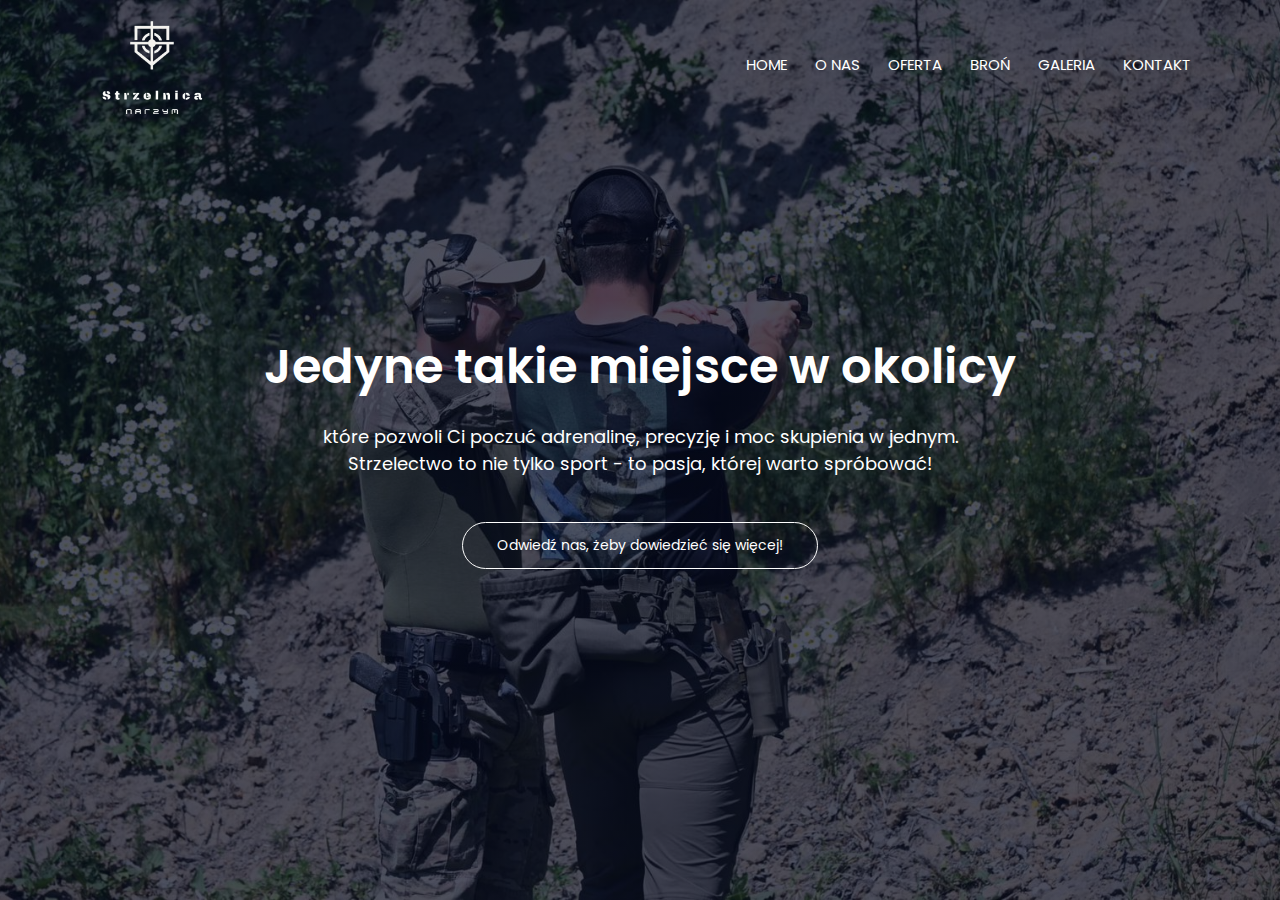
<file: index.html>
<!DOCTYPE html>
<html lang="pl">
  <head>
    <meta charset="UTF-8" />
    <meta name="viewport" content="width=device-width, initial-scale=1.0" />
    <title>Strzelnica Narzym</title>
    <link rel="stylesheet" href="index.css" />
    <link rel="preconnect" href="https://fonts.googleapis.com" />
    <link rel="preconnect" href="https://fonts.gstatic.com" crossorigin />
    <link
      href="https://fonts.googleapis.com/css2?family=Poppins:wght@300;400;600&display=swap"
      rel="stylesheet"
    />
    <!-- Font Awesome -->
    <link
      rel="stylesheet"
      href="https://cdnjs.cloudflare.com/ajax/libs/font-awesome/6.6.0/css/all.min.css"
    />
  </head>
  <body>
    <section class="header">
      <br />
      <nav>
        <a href="index.html"><img src="images/logo.png" alt="Logo" /></a>
        <div class="nav-links" id="navLinks">
          <i class="fa fa-times" onclick="hideMenu()"></i>
          <ul>
            <li><a href="index.html">HOME</a></li>
            <li><a href="nas.html">O NAS</a></li>
            <li><a href="oferta.html">OFERTA</a></li>
            <li><a href="bron.html">BROŃ</a></li>
            <li><a href="galeria.html">GALERIA</a></li>
            <li><a href="kontakt.html">KONTAKT</a></li>
          </ul>
        </div>
        <i class="fa fa-bars" onclick="showMenu()"></i>
      </nav>

      <div class="text-box">
        <h1>Jedyne takie miejsce w okolicy</h1>
        <p>
          które pozwoli Ci poczuć adrenalinę, precyzję i moc skupienia w
          jednym.<br />
          Strzelectwo to nie tylko sport - to pasja, której warto spróbować!
        </p>
        <br />
        <a
          href="https://www.instagram.com/explore/locations/507923389071429/strzelnica-narzym/"
          class="hero-btn"
          >Odwiedź nas, żeby dowiedzieć się więcej!</a
        >
      </div>
    </section>

    <script>
      let navLinks = document.getElementById("navLinks");
      let body = document.body;

      function showMenu() {
        navLinks.style.right = "0";
        body.classList.add("menu-open");
      }
      function hideMenu() {
        navLinks.style.right = "-200px";
        body.classList.remove("menu-open");
      }
    </script>
  </body>
</html>
</file>
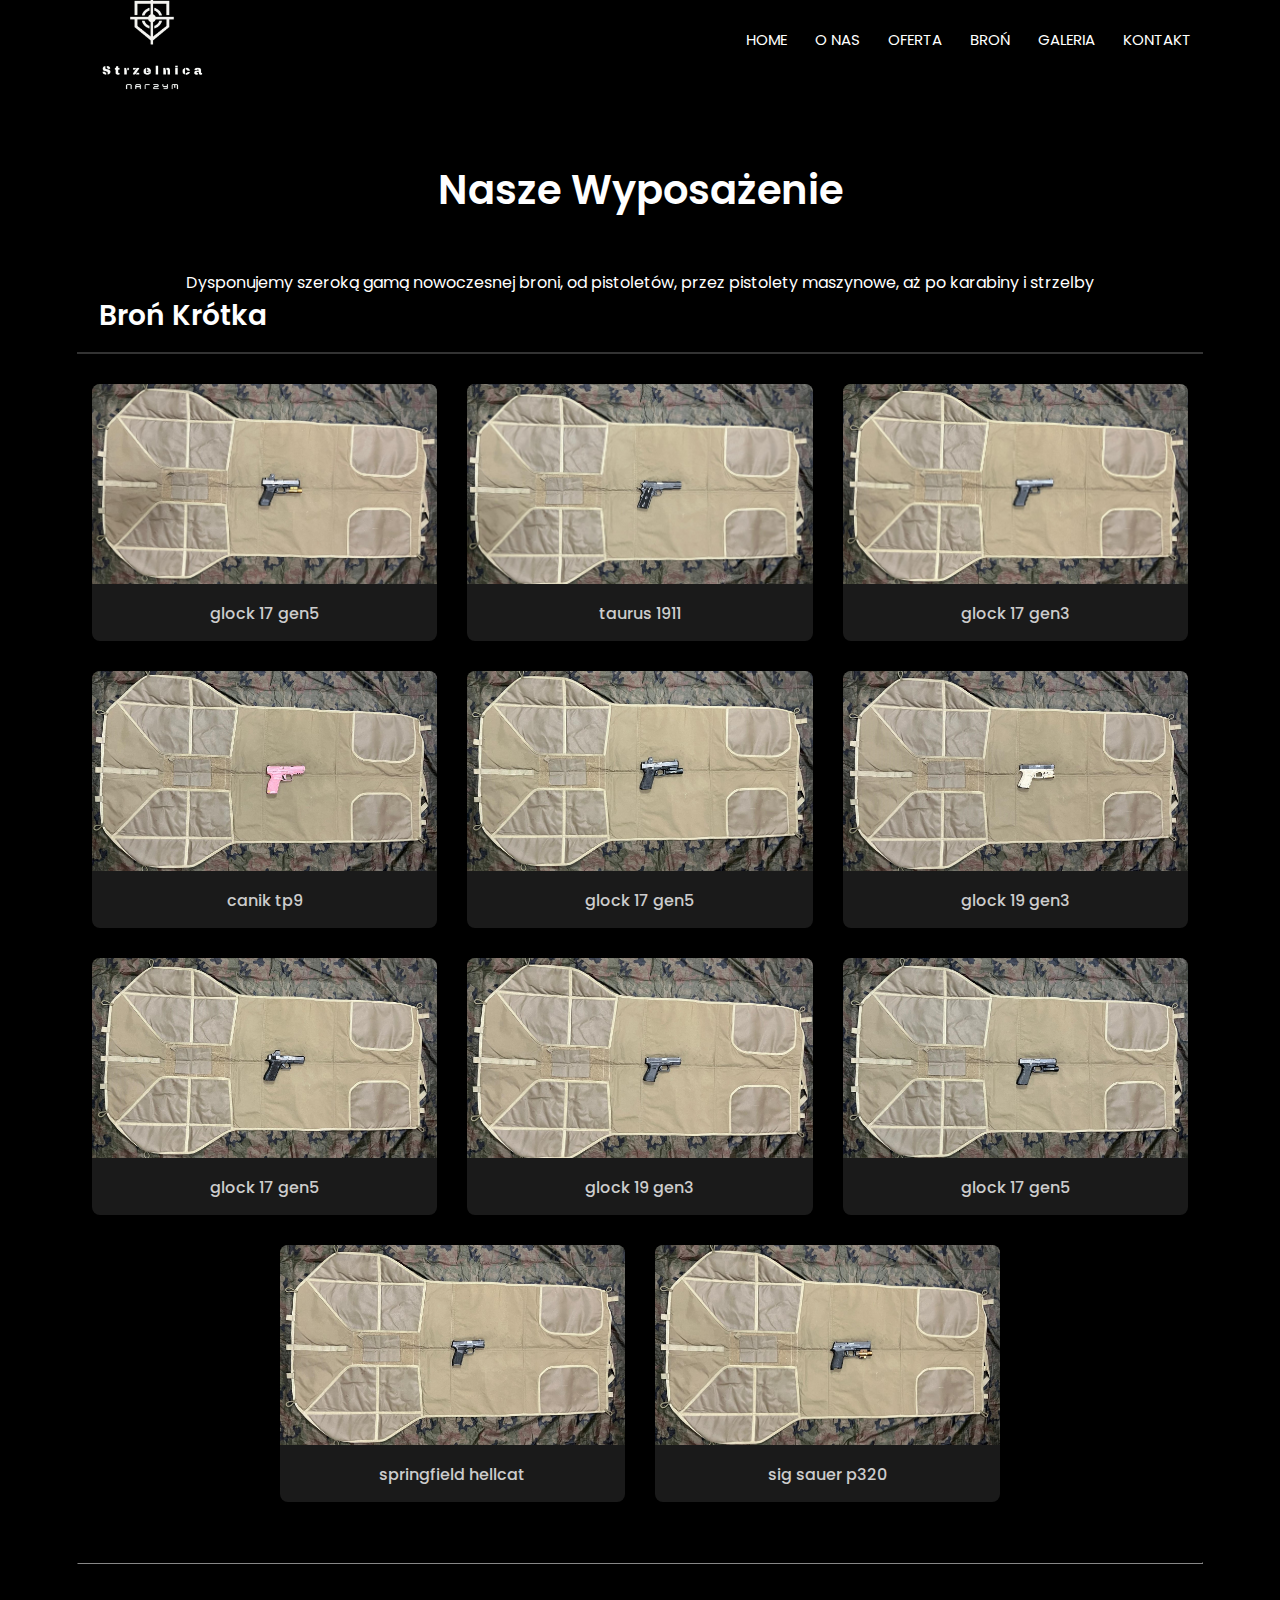
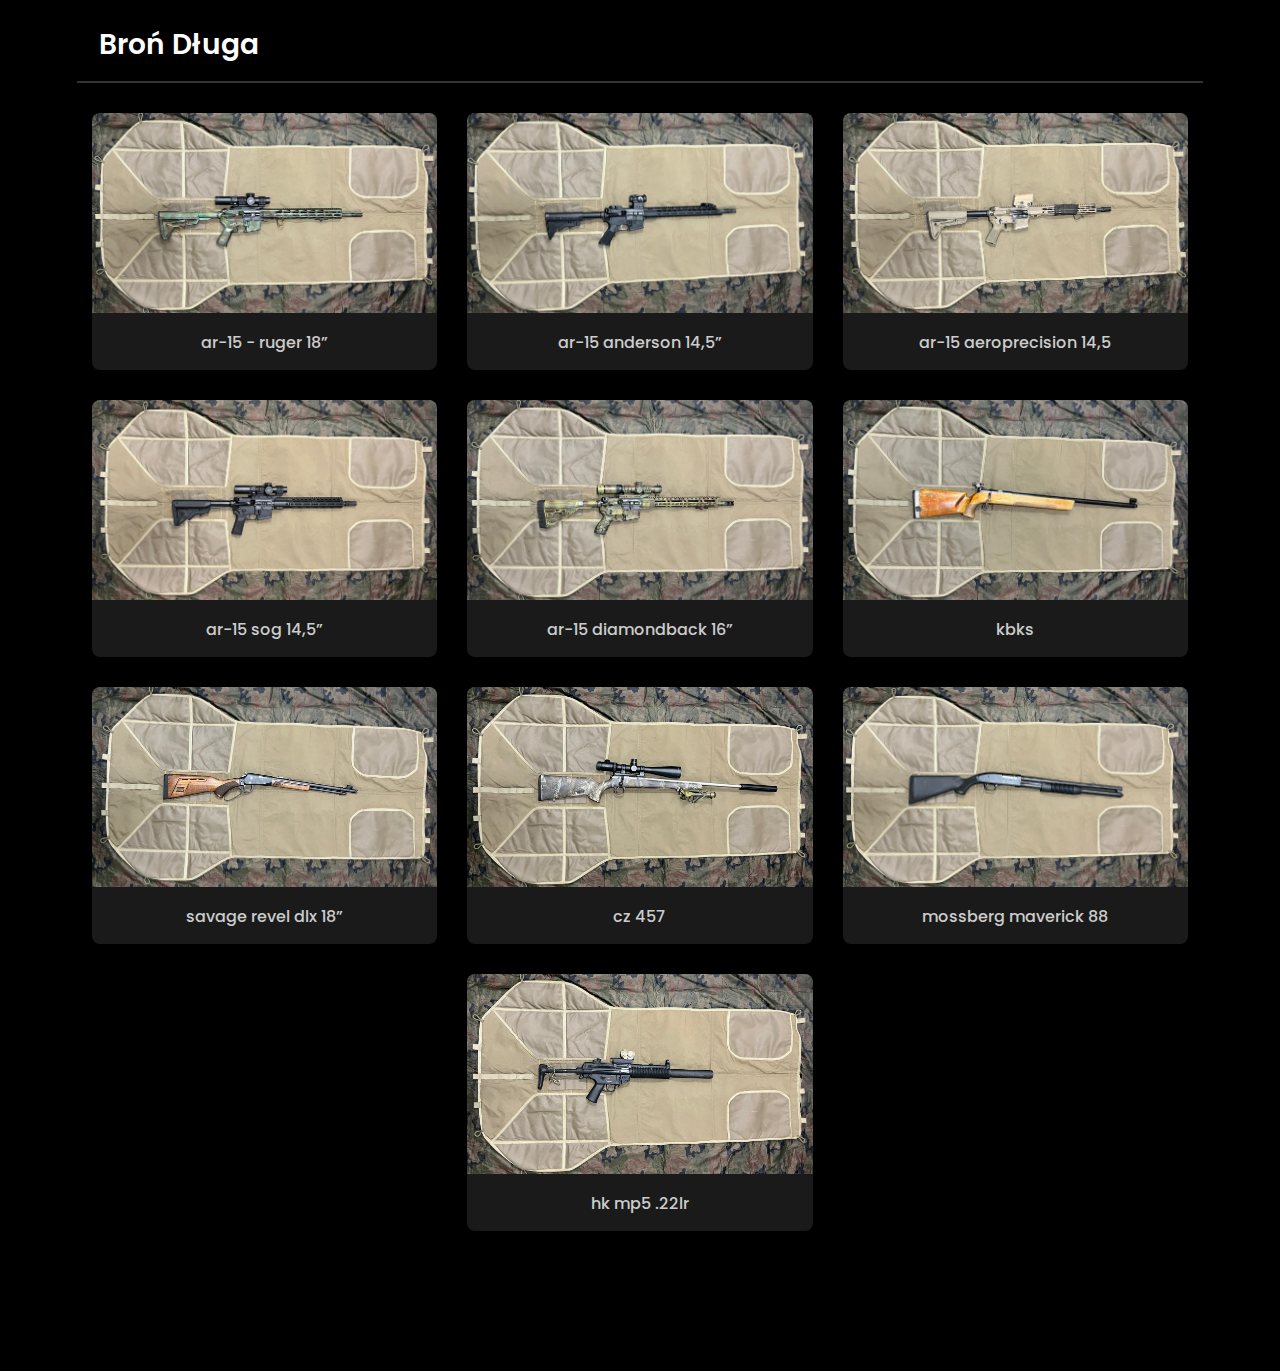
<file: bron.html>
<!DOCTYPE html>
<html lang="pl">
  <head>
    <meta charset="UTF-8" />
    <meta name="viewport" content="width=device-width, initial-scale=1.0" />
    <title>BROŃ - Strzelnica Narzym</title>
    <link rel="stylesheet" href="bron.css" />
    <link rel="preconnect" href="https://fonts.googleapis.com" />
    <link rel="preconnect" href="https://fonts.gstatic.com" crossorigin />
    <link
      href="https://fonts.googleapis.com/css2?family=Poppins:wght@300;400;600&display=swap"
      rel="stylesheet"
    />
    <link
      rel="stylesheet"
      href="https://cdnjs.cloudflare.com/ajax/libs/font-awesome/6.6.0/css/all.min.css"
    />
  </head>
  <body>
    <header class="header">
      <nav>
        <a href="index.html"><img src="images/logo.png" alt="Logo" /></a>
        <div class="nav-links" id="navLinks">
          <i class="fa fa-times" onclick="hideMenu()"></i>
          <ul>
            <li><a href="index.html">HOME</a></li>
            <li><a href="nas.html">O NAS</a></li>
            <li><a href="oferta.html">OFERTA</a></li>
            <li><a href="bron.html">BROŃ</a></li>
            <li><a href="galeria.html">GALERIA</a></li>
            <li><a href="kontakt.html">KONTAKT</a></li>
          </ul>
        </div>
        <i class="fa fa-bars" onclick="showMenu()"></i>
      </nav>

      <section class="content-section">
        <h2>Nasze Wyposażenie</h2>
        <p>
          Dysponujemy szeroką gamą nowoczesnej broni, od pistoletów, przez
          pistolety maszynowe, aż po karabiny i strzelby
        </p>

        <div class="weapon-category">
          <h3><i class="fas fa-hand-pistol"></i> Broń Krótka</h3>
          <div class="weapon-gallery">
            <div class="weapon-item">
              <img src="b/k1.jpeg" alt="glock 17 gen5" />
              <p class="weapon-name">glock 17 gen5</p>
            </div>
            <div class="weapon-item">
              <img src="b/k2.jpeg" alt="taurus 1911" />
              <p class="weapon-name">taurus 1911</p>
            </div>
            <div class="weapon-item">
              <img src="b/k3.jpeg" alt="glock 17 gen3" />
              <p class="weapon-name">glock 17 gen3</p>
            </div>
            <div class="weapon-item">
              <img src="b/k4.jpeg" alt="canik tp9" />
              <p class="weapon-name">canik tp9</p>
            </div>
            <div class="weapon-item">
              <img src="b/k5.jpeg" alt="glock 17 gen5" />
              <p class="weapon-name">glock 17 gen5</p>
            </div>
            <div class="weapon-item">
              <img src="b/k6.jpeg" alt="glock 19 gen3" />
              <p class="weapon-name">glock 19 gen3</p>
            </div>
            <div class="weapon-item">
              <img src="b/k7.jpeg" alt="glock 17 gen5" />
              <p class="weapon-name">glock 17 gen5</p>
            </div>
            <div class="weapon-item">
              <img src="b/k8.jpeg" alt="glock 19 gen3" />
              <p class="weapon-name">glock 19 gen3</p>
            </div>
            <div class="weapon-item">
              <img src="b/k9.jpeg" alt="glock 17 gen5" />
              <p class="weapon-name">glock 17 gen5</p>
            </div>
            <div class="weapon-item">
              <img src="b/k10.jpeg" alt="springfield hellcat" />
              <p class="weapon-name">springfield hellcat</p>
            </div>
            <div class="weapon-item">
              <img src="b/k11.jpeg" alt="sig sauer p320" />
              <p class="weapon-name">sig sauer p320</p>
            </div>
          </div>
        </div>

        <hr style="border-color: #333; margin: 60px 0" />

        <div class="weapon-category">
          <h3><i class="fas fa-rifle"></i> Broń Długa</h3>
          <div class="weapon-gallery">
            <div class="weapon-item">
              <img src="b/d1.jpeg" alt="ar-15 - ruger 18”" />
              <p class="weapon-name">ar-15 - ruger 18”</p>
            </div>
            <div class="weapon-item">
              <img src="b/d2.jpeg" alt="ar-15 anderson 14,5”" />
              <p class="weapon-name">ar-15 anderson 14,5”</p>
            </div>
            <div class="weapon-item">
              <img src="b/d3.jpeg" alt="ar-15 aeroprecision 14,5" />
              <p class="weapon-name">ar-15 aeroprecision 14,5</p>
            </div>
            <div class="weapon-item">
              <img src="b/d4.jpeg" alt="ar-15 sog 14,5”" />
              <p class="weapon-name">ar-15 sog 14,5”</p>
            </div>
            <div class="weapon-item">
              <img src="b/d5.jpeg" alt="ar-15 diamondback 16”" />
              <p class="weapon-name">ar-15 diamondback 16”</p>
            </div>
            <div class="weapon-item">
              <img src="b/d6.jpeg" alt="kbks" />
              <p class="weapon-name">kbks</p>
            </div>
            <div class="weapon-item">
              <img src="b/d7.jpeg" alt="savage revel dlx 18”" />
              <p class="weapon-name">savage revel dlx 18”</p>
            </div>
            <div class="weapon-item">
              <img src="b/d8.jpeg" alt="cz 457" />
              <p class="weapon-name">cz 457</p>
            </div>
            <div class="weapon-item">
              <img src="b/d9.jpeg" alt="mossberg maverick 88" />
              <p class="weapon-name">mossberg maverick 88</p>
            </div>
            <div class="weapon-item">
              <img src="b/d10.jpeg" alt="hk mp5 .22lr" />
              <p class="weapon-name">hk mp5 .22lr</p>
            </div>
          </div>
        </div>
      </section>
    </header>

    <script>
      let navLinks = document.getElementById("navLinks");

      function showMenu() {
        navLinks.style.right = "0";
      }

      function hideMenu() {
        navLinks.style.right = "-200px";
      }
    </script>
  </body>
</html>
</file>
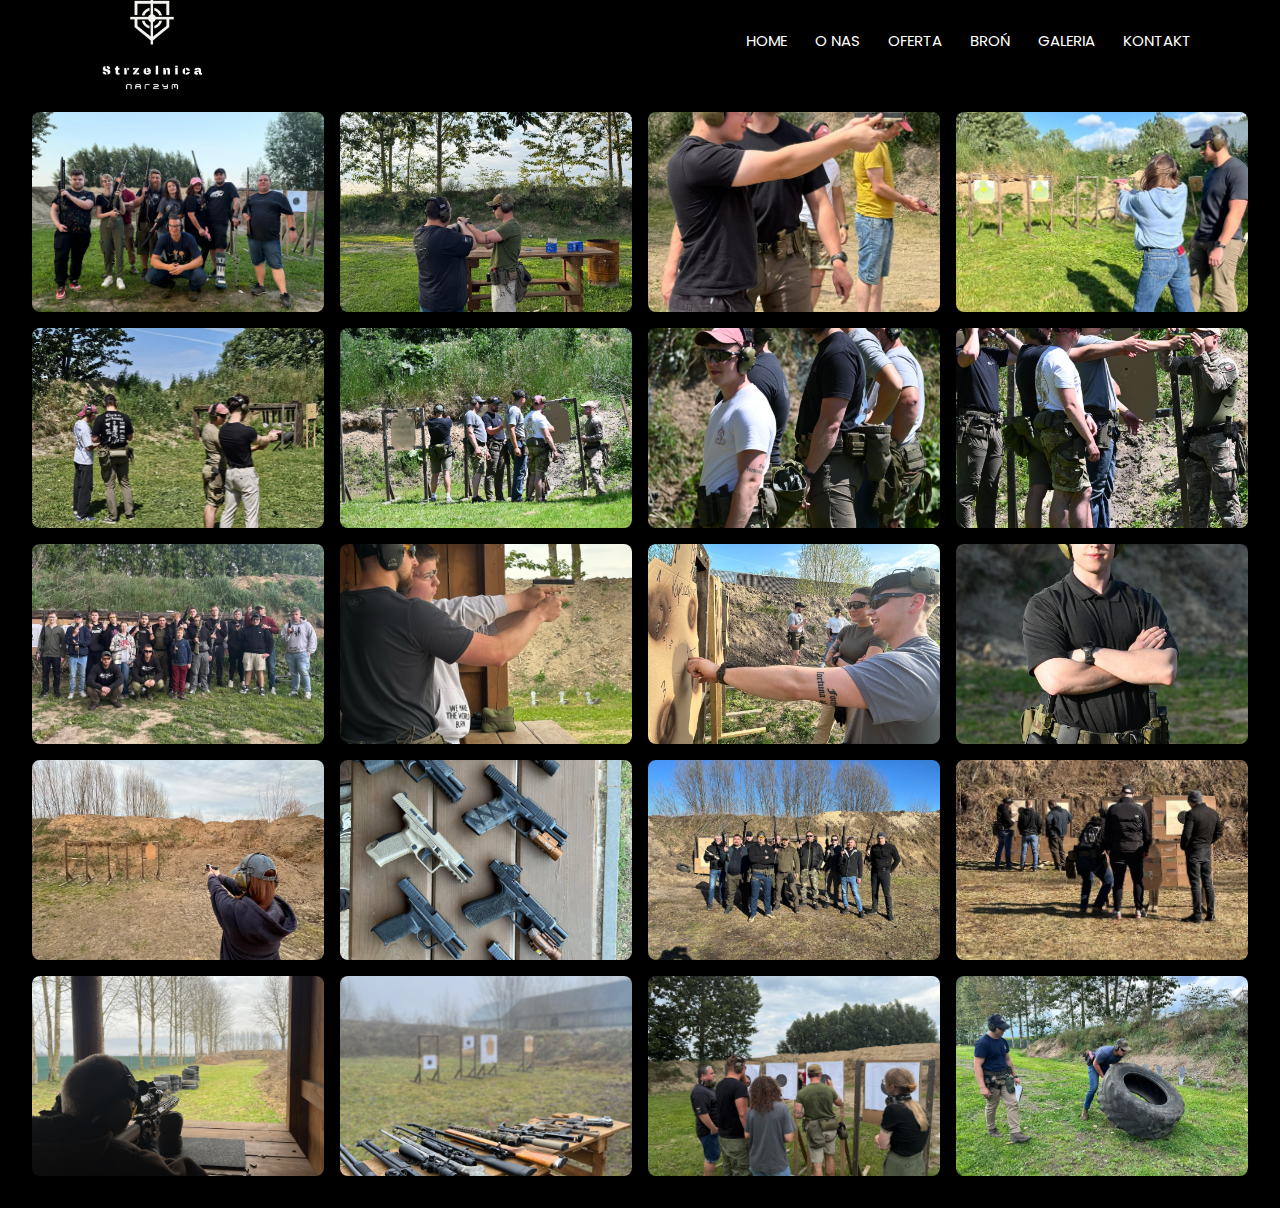
<file: galeria.html>
<!DOCTYPE html>
<html lang="pl">
  <head>
    <meta charset="UTF-8" />
    <meta name="viewport" content="width=device-width, initial-scale=1.0" />
    <title>Galeria</title>
    <link rel="stylesheet" href="galeria.css" />
    <link rel="preconnect" href="https://fonts.googleapis.com" />
    <link rel="preconnect" href="https://fonts.gstatic.com" crossorigin />
    <link
      href="https://fonts.googleapis.com/css2?family=Poppins:wght@300;400;600&display=swap"
      rel="stylesheet"
    />

    <link
      rel="stylesheet"
      href="https://cdnjs.cloudflare.com/ajax/libs/font-awesome/6.6.0/css/all.min.css"
    />
  </head>
  <body>
    <header class="header">
      <nav>
        <a href="index.html"><img src="images/logo.png" alt="Logo" /></a>
        <div class="nav-links" id="navLinks">
          <i class="fa fa-times" onclick="hideMenu()"></i>
          <ul>
            <li><a href="index.html">HOME</a></li>
            <li><a href="nas.html">O NAS</a></li>
            <li><a href="oferta.html">OFERTA</a></li>
            <li><a href="bron.html">BROŃ</a></li>
            <li><a href="galeria.html">GALERIA</a></li>
            <li><a href="kontakt.html">KONTAKT</a></li>
          </ul>
        </div>
        <i class="fa fa-bars" onclick="showMenu()"></i>
      </nav>

      <!-- GALERIA -->
      <section class="gallery">
        <img src="images/1.jpeg" alt="Zdjęcie 1" />
        <img src="images/2.jpeg" alt="Zdjęcie 2" />
        <img src="images/3.jpeg" alt="Zdjęcie 3" />
        <img src="images/4.jpeg" alt="Zdjęcie 4" />
        <img src="images/5.jpeg" alt="Zdjęcie 5" />
        <img src="images/6.jpeg" alt="Zdjęcie 6" />
        <img src="images/7.jpeg" alt="Zdjęcie 7" />
        <img src="images/8.jpeg" alt="Zdjęcie 8" />
        <img src="images/9.jpeg" alt="Zdjęcie 9" />
        <img src="images/10.jpeg" alt="Zdjęcie 10" />
        <img src="images/11.jpeg" alt="Zdjęcie 11" />
        <img src="images/12.jpeg" alt="Zdjęcie 12" />
        <img src="images/13.jpeg" alt="Zdjęcie 13" />
        <img src="images/14.jpeg" alt="Zdjęcie 14" />
        <img src="images/15.jpeg" alt="Zdjęcie 15" />
        <img src="images/16.jpeg" alt="Zdjęcie 16" />
        <img src="images/17.jpeg" alt="Zdjęcie 17" />
        <img src="images/18.jpeg" alt="Zdjęcie 18" />
        <img src="images/19.jpeg" alt="Zdjęcie 19" />
        <img src="images/20.jpg" alt="Zdjęcie 20" />
      </section>
    </header>

    <!-- LIGHTBOX -->
    <div class="lightbox" id="lightbox">
      <span class="close">&times;</span>
      <span class="prev">&#10094;</span>
      <img class="lightbox-img" id="lightbox-img" />
      <span class="next">&#10095;</span>
    </div>

    <script>
      let navLinks = document.getElementById("navLinks");
      function showMenu() {
        navLinks.style.right = "0";
      }
      function hideMenu() {
        navLinks.style.right = "-200px";
      }

      // Lightbox
      const images = document.querySelectorAll(".gallery img");
      const lightbox = document.getElementById("lightbox");
      const lightboxImg = document.getElementById("lightbox-img");
      const closeBtn = document.querySelector(".lightbox .close");
      const prevBtn = document.querySelector(".lightbox .prev");
      const nextBtn = document.querySelector(".lightbox .next");

      let currentIndex = 0;

      function showImage(index) {
        if (index < 0) index = images.length - 1;
        if (index >= images.length) index = 0;
        currentIndex = index;
        lightboxImg.src = images[currentIndex].src;
      }

      images.forEach((img, index) => {
        img.addEventListener("click", () => {
          lightbox.style.display = "flex";
          showImage(index);
        });
      });

      closeBtn.addEventListener("click", () => {
        lightbox.style.display = "none";
      });

      prevBtn.addEventListener("click", () => {
        showImage(currentIndex - 1);
      });

      nextBtn.addEventListener("click", () => {
        showImage(currentIndex + 1);
      });

      lightbox.addEventListener("click", (e) => {
        if (e.target === lightbox) {
          lightbox.style.display = "none";
        }
      });

      document.addEventListener("keydown", (e) => {
        if (lightbox.style.display === "flex") {
          if (e.key === "ArrowLeft") showImage(currentIndex - 1);
          if (e.key === "ArrowRight") showImage(currentIndex + 1);
          if (e.key === "Escape") lightbox.style.display = "none";
        }
      });
    </script>
  </body>
</html>
</file>
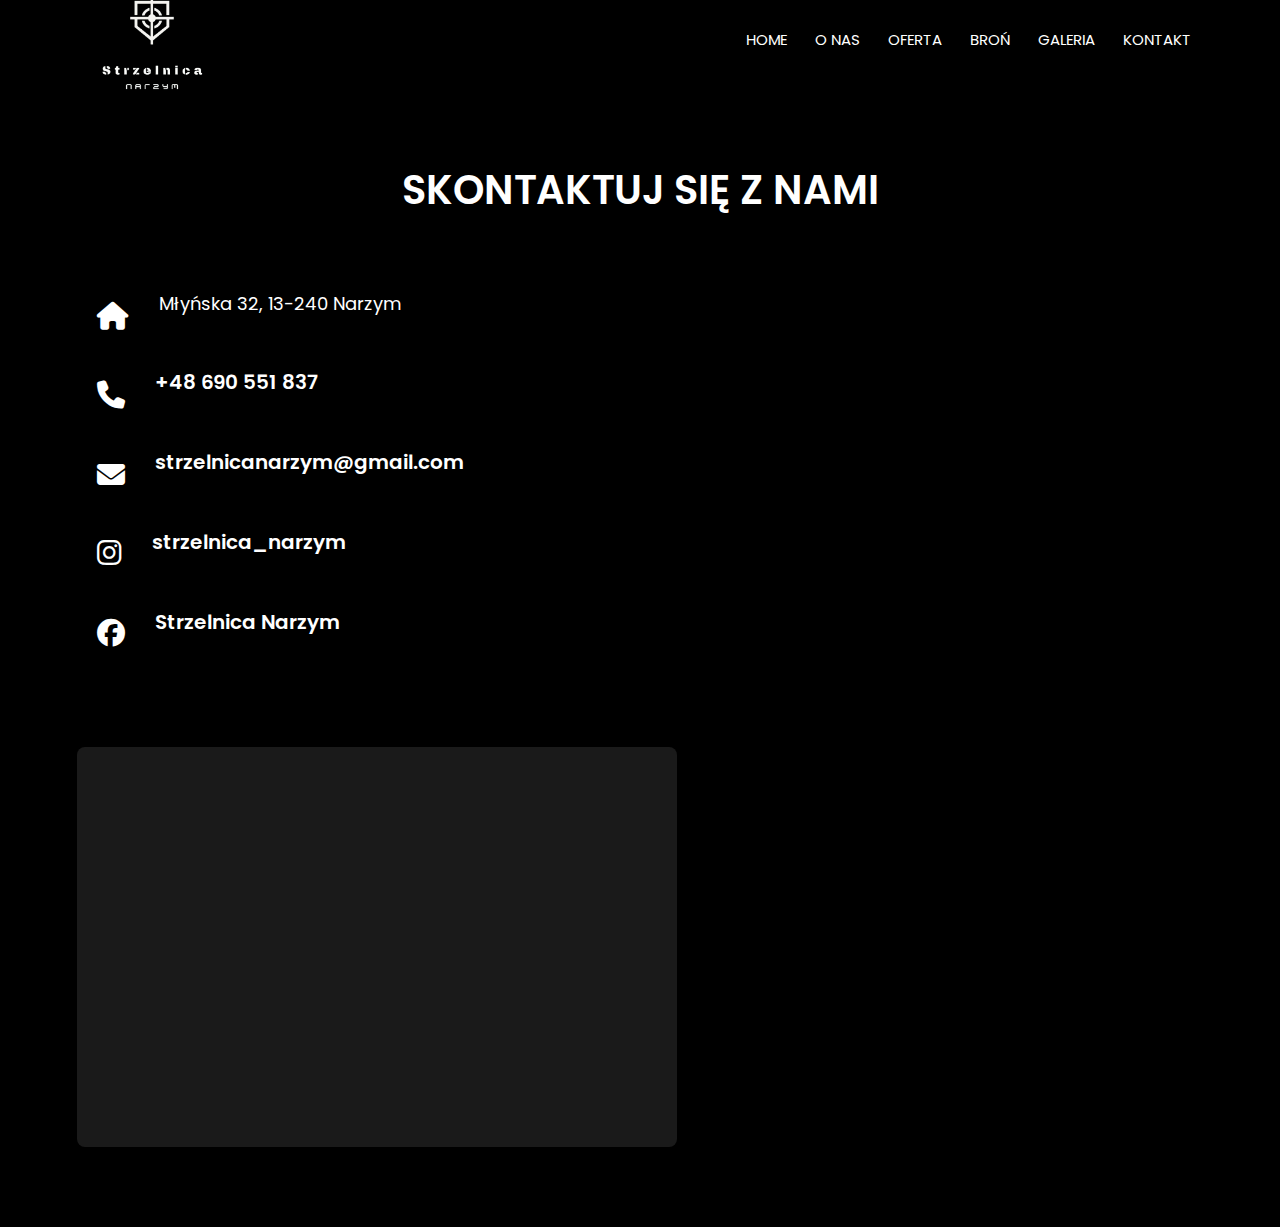
<file: kontakt.html>
<!DOCTYPE html>
<html lang="pl">
  <head>
    <meta charset="UTF-8" />
    <meta name="viewport" content="width=device-width, initial-scale=1.0" />
    <title>KONTAKT</title>
    <link rel="stylesheet" href="kontakt.css" />
    <link rel="preconnect" href="https://fonts.googleapis.com" />
    <link rel="preconnect" href="https://fonts.gstatic.com" crossorigin />
    <link
      href="https://fonts.googleapis.com/css2?family=Poppins:wght@300;400;600&display=swap"
      rel="stylesheet"
    />
    <link
      rel="stylesheet"
      href="https://cdnjs.cloudflare.com/ajax/libs/font-awesome/6.6.0/css/all.min.css"
    />
  </head>
  <body>
    <header class="header">
      <nav>
        <a href="index.html"><img src="images/logo.png" alt="Logo" /></a>
        <div class="nav-links" id="navLinks">
          <i class="fa fa-times" onclick="hideMenu()"></i>
          <ul>
            <li><a href="index.html">HOME</a></li>
            <li><a href="nas.html">O NAS</a></li>
            <li><a href="oferta.html">OFERTA</a></li>
            <li><a href="bron.html">BROŃ</a></li>
            <li><a href="galeria.html">GALERIA</a></li>
            <li><a href="kontakt.html">KONTAKT</a></li>
          </ul>
        </div>
        <i class="fa fa-bars" onclick="showMenu()"></i>
      </nav>
    </header>

    <section class="contact-section">
      <h2>Skontaktuj się z nami</h2>

      <div class="contact-row">
        <div class="contact-col">
          <div class="contact-info">
            <div>
              <i class="fa fa-home"></i>
              <div>
                <p>Młyńska 32, 13-240 Narzym</p>
              </div>
            </div>
            <div>
              <i class="fa fa-phone"></i>
              <div>
                <span style="font-size: 20px">+48 690 551 837</span>
              </div>
            </div>
            <div>
              <i class="fa fa-envelope"></i>
              <div>
                <span style="font-size: 20px">strzelnicanarzym@gmail.com</span>
              </div>
            </div>
            <div>
              <a
                href="https://www.instagram.com/explore/locations/507923389071429/strzelnica-narzym/"
              >
                <i class="fab fa-instagram"></i
              ></a>
              <div>
                <span style="font-size: 20px">strzelnica_narzym</span>
              </div>
            </div>
            <div>
              <a href="https://www.facebook.com/strzelnicanarzym?locale=pl_PL">
                <i class="fab fa-facebook"></i
              ></a>
              <div>
                <span style="font-size: 20px">Strzelnica Narzym</span>
              </div>
            </div>
          </div>
        </div>

        <div class="map-col">
          <iframe
            src="https://www.google.com/maps/embed?pb=!1m18!1m12!1m3!1d1189.704770025754!2d20.215016758252243!3d53.19615286295556!2m3!1f0!2f0!3f0!3m2!1i1024!2i768!4f13.1!3m3!1m2!1s0x471d49911e8c8137%3A0x8670c538a7c2f0f8!2sM%C5%82y%C5%84ska%2032%2C%2013-240%20Narzym!5e0!3m2!1spl!2spl!4v1678896000000!5m2!1spl!2spl"
            width="100%"
            height="100%"
            style="border: 0"
            allowfullscreen=""
            loading="lazy"
            referrerpolicy="no-referrer-when-downgrade"
          >
          </iframe>
        </div>
      </div>
    </section>

    <script>
      let navLinks = document.getElementById("navLinks");

      function showMenu() {
        navLinks.style.right = "0";
      }

      function hideMenu() {
        navLinks.style.right = "-200px";
      }
    </script>
  </body>
</html>
</file>
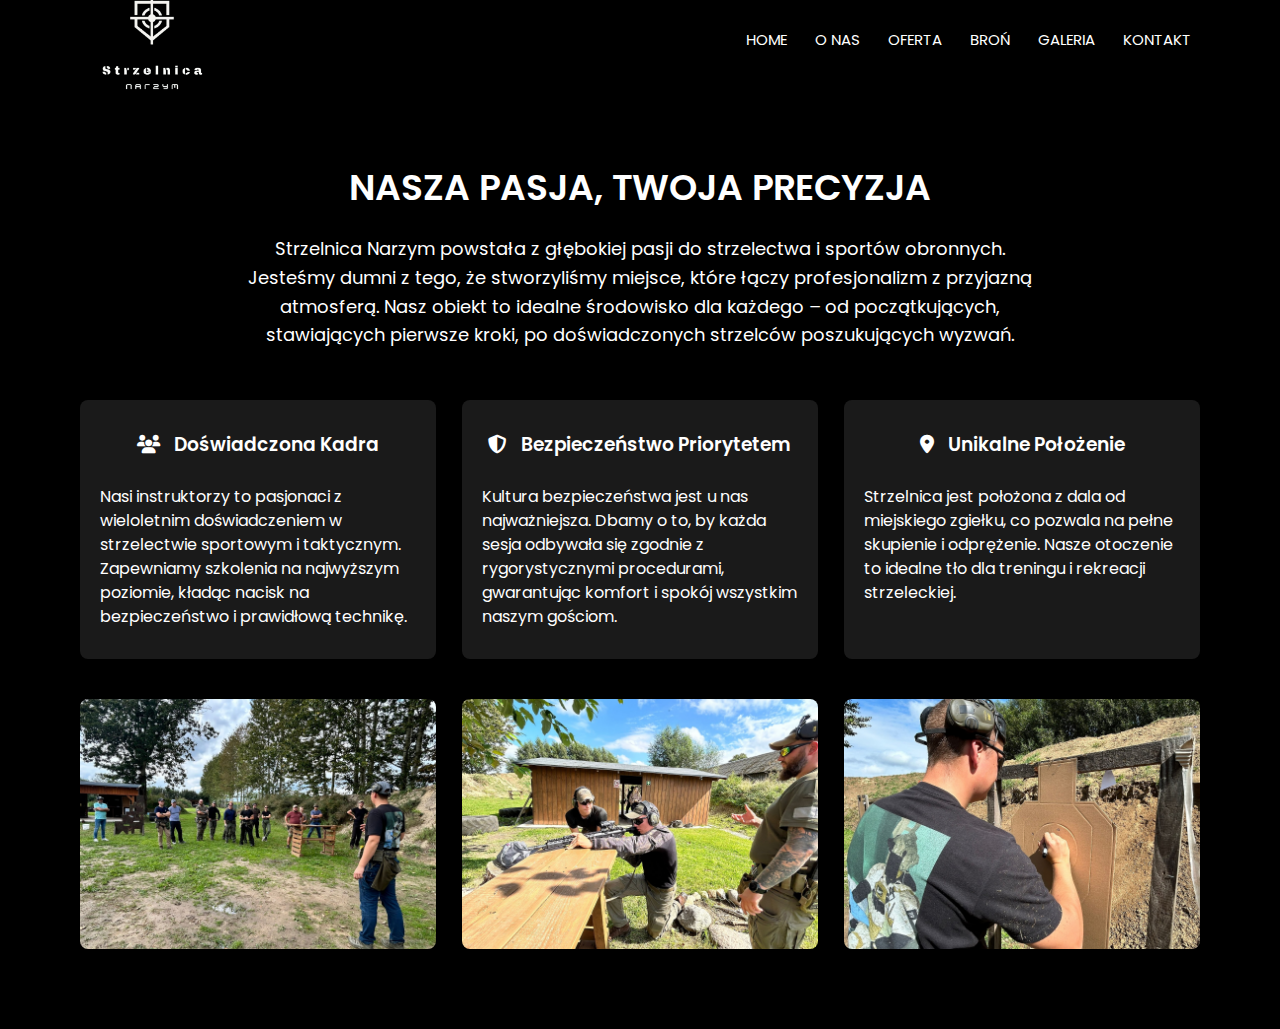
<file: nas.html>
<!DOCTYPE html>
<html lang="pl">
  <head>
    <meta charset="UTF-8" />
    <meta name="viewport" content="width=device-width, initial-scale=1.0" />
    <title>O NAS</title>
    <link rel="stylesheet" href="nas.css" />
    <link rel="preconnect" href="https://fonts.googleapis.com" />
    <link rel="preconnect" href="https://fonts.gstatic.com" crossorigin />
    <link
      href="https://fonts.googleapis.com/css2?family=Poppins:wght@300;400;600&display=swap"
      rel="stylesheet"
    />
    <link
      rel="stylesheet"
      href="https://cdnjs.cloudflare.com/ajax/libs/font-awesome/6.6.0/css/all.min.css"
    />
  </head>
  <body>
    <header class="header">
      <nav>
        <a href="index.html"><img src="images/logo.png" alt="Logo" /></a>
        <div class="nav-links" id="navLinks">
          <i class="fa fa-times" onclick="hideMenu()"></i>
          <ul>
            <li><a href="index.html">HOME</a></li>
            <li><a href="nas.html">O NAS</a></li>
            <li><a href="oferta.html">OFERTA</a></li>
            <li><a href="bron.html">BROŃ</a></li>
            <li><a href="galeria.html">GALERIA</a></li>
            <li><a href="kontakt.html">KONTAKT</a></li>
          </ul>
        </div>
        <i class="fa fa-bars" onclick="showMenu()"></i>
      </nav>
      <section class="content-section">
        <h2>Nasza Pasja, Twoja Precyzja</h2>
        <p>
          Strzelnica Narzym powstała z głębokiej pasji do strzelectwa i sportów
          obronnych. Jesteśmy dumni z tego, że stworzyliśmy miejsce, które łączy
          profesjonalizm z przyjazną atmosferą. Nasz obiekt to idealne
          środowisko dla każdego – od początkujących, stawiających pierwsze
          kroki, po doświadczonych strzelców poszukujących wyzwań.
        </p>

        <div class="row">
          <div class="content-col">
            <h3><i class="fa fa-users"></i> Doświadczona Kadra</h3>
            <p>
              Nasi instruktorzy to pasjonaci z wieloletnim doświadczeniem w
              strzelectwie sportowym i taktycznym. Zapewniamy szkolenia na
              najwyższym poziomie, kładąc nacisk na bezpieczeństwo i prawidłową
              technikę.
            </p>
          </div>
          <div class="content-col">
            <h3>
              <i class="fa fa-shield-halved"></i> Bezpieczeństwo Priorytetem
            </h3>
            <p>
              Kultura bezpieczeństwa jest u nas najważniejsza. Dbamy o to, by
              każda sesja odbywała się zgodnie z rygorystycznymi procedurami,
              gwarantując komfort i spokój wszystkim naszym gościom.
            </p>
          </div>
          <div class="content-col">
            <h3><i class="fa fa-location-dot"></i> Unikalne Położenie</h3>
            <p>
              Strzelnica jest położona z dala od miejskiego zgiełku, co pozwala
              na pełne skupienie i odprężenie. Nasze otoczenie to idealne tło
              dla treningu i rekreacji strzeleckiej.
            </p>
          </div>
        </div>

        <div class="about-gallery">
          <div class="gallery-row">
            <div class="gallery-item">
              <img src="images/21.jpg" alt="Widok strzelnicy 1" />
            </div>
            <div class="gallery-item">
              <img src="images/22.jpg" alt="Widok strzelnicy 2" />
            </div>
            <div class="gallery-item">
              <img src="images/23.jpg" alt="Widok strzelnicy 3" />
            </div>
          </div>
        </div>
      </section>
    </header>

    <script>
      let navLinks = document.getElementById("navLinks");

      function showMenu() {
        navLinks.style.right = "0";
      }

      function hideMenu() {
        navLinks.style.right = "-200px";
      }
    </script>
  </body>
</html>
</file>
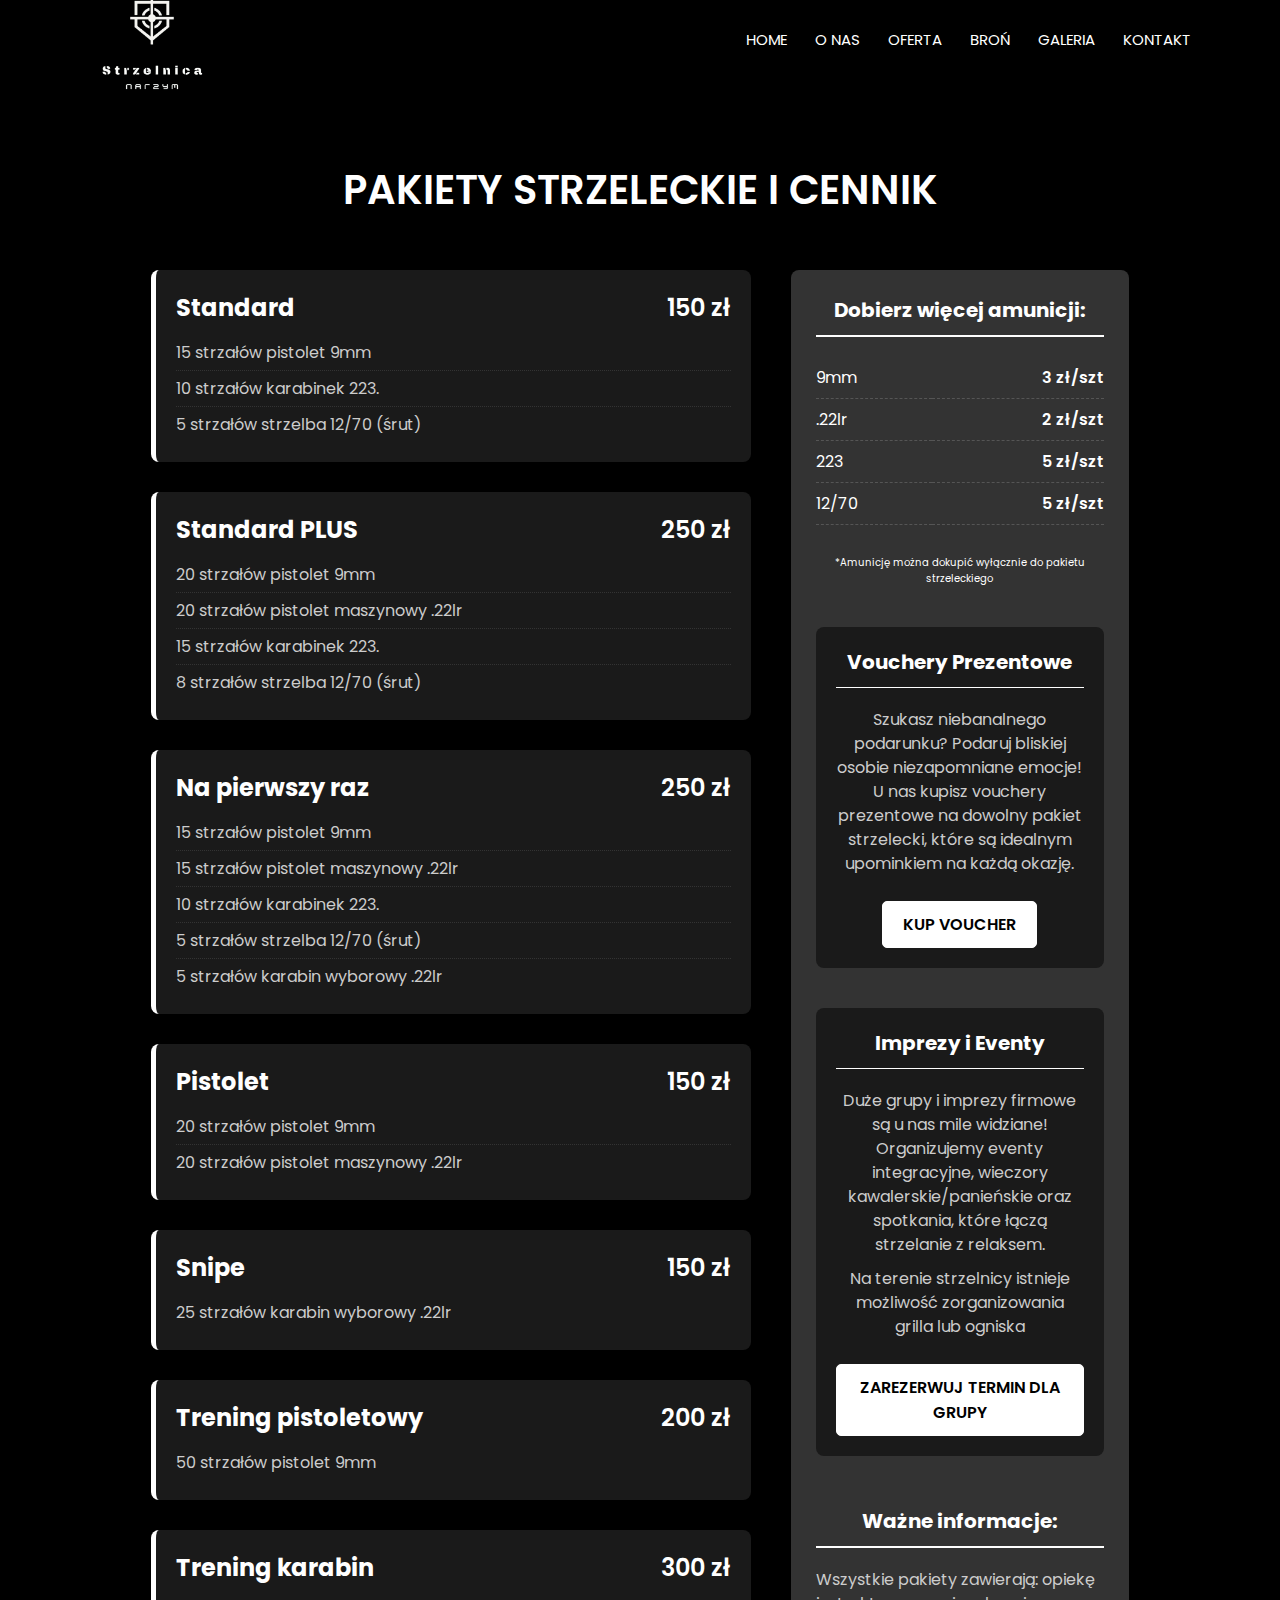
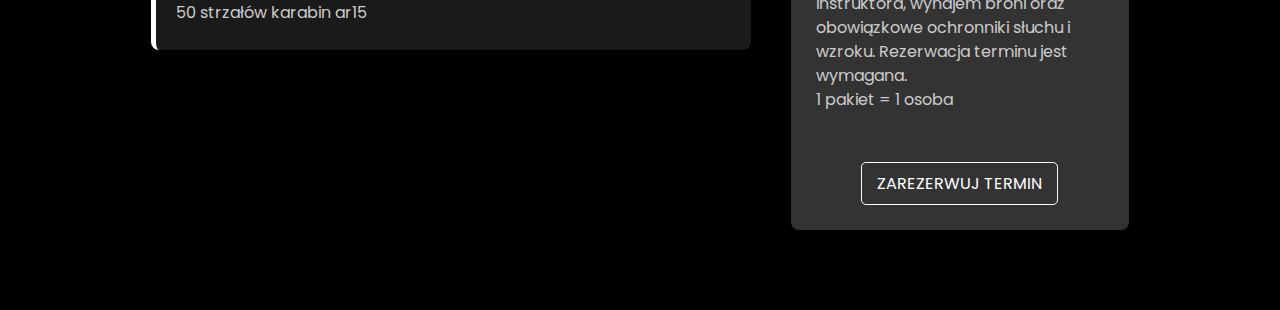
<file: oferta.html>
<!DOCTYPE html>
<html lang="pl">
  <head>
    <meta charset="UTF-8" />
    <meta name="viewport" content="width=device-width, initial-scale=1.0" />
    <title>OFERTA</title>
    <link rel="stylesheet" href="oferta.css" />
    <link rel="preconnect" href="https://fonts.googleapis.com" />
    <link rel="preconnect" href="https://fonts.gstatic.com" crossorigin />
    <link
      href="https://fonts.googleapis.com/css2?family=Poppins:wght@300;400;600&display=swap"
      rel="stylesheet"
    />
    <link
      rel="stylesheet"
      href="https://cdnjs.cloudflare.com/ajax/libs/font-awesome/6.6.0/css/all.min.css"
    />
  </head>
  <body>
    <header class="header">
      <nav>
        <a href="index.html"><img src="images/logo.png" alt="Logo" /></a>
        <div class="nav-links" id="navLinks">
          <i class="fa fa-times" onclick="hideMenu()"></i>
          <ul>
            <li><a href="index.html">HOME</a></li>
            <li><a href="nas.html">O NAS</a></li>
            <li><a href="oferta.html">OFERTA</a></li>
            <li><a href="bron.html">BROŃ</a></li>
            <li><a href="galeria.html">GALERIA</a></li>
            <li><a href="kontakt.html">KONTAKT</a></li>
          </ul>
        </div>
        <i class="fa fa-bars" onclick="showMenu()"></i>
      </nav>
      <section class="offer-section">
        <h2>Pakiety Strzeleckie i Cennik</h2>

        <div class="offer-content">
          <div class="packages-col">
            <div class="package-item">
              <h3>Standard <span class="price">150 zł</span></h3>
              <ul>
                <li>15 strzałów pistolet 9mm</li>
                <li>10 strzałów karabinek 223.</li>
                <li>5 strzałów strzelba 12/70 (śrut)</li>
              </ul>
            </div>

            <div class="package-item">
              <h3>Standard PLUS <span class="price">250 zł</span></h3>
              <ul>
                <li>20 strzałów pistolet 9mm</li>
                <li>20 strzałów pistolet maszynowy .22lr</li>
                <li>15 strzałów karabinek 223.</li>
                <li>8 strzałów strzelba 12/70 (śrut)</li>
              </ul>
            </div>

            <div class="package-item">
              <h3>Na pierwszy raz <span class="price">250 zł</span></h3>
              <ul>
                <li>15 strzałów pistolet 9mm</li>
                <li>15 strzałów pistolet maszynowy .22lr</li>
                <li>10 strzałów karabinek 223.</li>
                <li>5 strzałów strzelba 12/70 (śrut)</li>
                <li>5 strzałów karabin wyborowy .22lr</li>
              </ul>
            </div>

            <div class="package-item">
              <h3>Pistolet <span class="price">150 zł</span></h3>
              <ul>
                <li>20 strzałów pistolet 9mm</li>
                <li>20 strzałów pistolet maszynowy .22lr</li>
              </ul>
            </div>

            <div class="package-item">
              <h3>Snipe <span class="price">150 zł</span></h3>
              <ul>
                <li>25 strzałów karabin wyborowy .22lr</li>
              </ul>
            </div>

            <div class="package-item">
              <h3>Trening pistoletowy <span class="price">200 zł</span></h3>
              <ul>
                <li>50 strzałów pistolet 9mm</li>
              </ul>
            </div>

            <div class="package-item">
              <h3>Trening karabin <span class="price">300 zł</span></h3>
              <ul>
                <li>50 strzałów karabin ar15</li>
              </ul>
            </div>
          </div>

          <div class="ammo-col">
            <div class="ammo-table-wrapper">
              <h3>Dobierz więcej amunicji:</h3>
              <table>
                <tr>
                  <td>9mm</td>
                  <td>3 zł/szt</td>
                </tr>
                <tr>
                  <td>.22lr</td>
                  <td>2 zł/szt</td>
                </tr>
                <tr>
                  <td>223</td>
                  <td>5 zł/szt</td>
                </tr>
                <tr>
                  <td>12/70</td>
                  <td>5 zł/szt</td>
                </tr>
              </table>

              <h6 style="font-size: 10px; margin-top: 30px">
                *Amunicję można dokupić wyłącznie do pakietu strzeleckiego
              </h6>
            </div>

            <div
              class="additional-info"
              style="
                margin-top: 40px;
                background: #1a1a1a;
                padding: 20px;
                border-radius: 8px;
              "
            >
              <h3 style="border-bottom: 1px solid white; padding-bottom: 10px">
                Vouchery Prezentowe
              </h3>
              <p
                style="
                  font-size: 16px;
                  text-align: center;
                  line-height: 1.5;
                  color: #ccc;
                "
              >
                Szukasz niebanalnego podarunku? Podaruj bliskiej osobie
                niezapomniane emocje! U nas kupisz vouchery prezentowe na
                dowolny pakiet strzelecki, które są idealnym upominkiem na każdą
                okazję.
              </p>
              <div style="text-align: center; margin-top: 25px">
                <a href="kontakt.html" class="info-btn">KUP VOUCHER</a>
              </div>
            </div>

            <div
              class="additional-info"
              style="
                margin-top: 40px;
                background: #1a1a1a;
                padding: 20px;
                border-radius: 8px;
              "
            >
              <h3 style="border-bottom: 1px solid white; padding-bottom: 10px">
                Imprezy i Eventy
              </h3>
              <p
                style="
                  font-size: 16px;
                  text-align: center;
                  line-height: 1.5;
                  color: #ccc;
                "
              >
                Duże grupy i imprezy firmowe są u nas mile widziane!
                Organizujemy eventy integracyjne, wieczory
                kawalerskie/panieńskie oraz spotkania, które łączą strzelanie z
                relaksem.
              </p>
              <p
                style="
                  font-size: 16px;
                  text-align: center;
                  line-height: 1.5;
                  color: #ccc;
                  margin-top: 10px;
                "
              >
                Na terenie strzelnicy istnieje możliwość zorganizowania grilla
                lub ogniska
              </p>

              <div style="text-align: center; margin-top: 25px">
                <a href="kontakt.html" class="info-btn"
                  >ZAREZERWUJ TERMIN DLA GRUPY</a
                >
              </div>
            </div>

            <div class="additional-info" style="margin-top: 50px">
              <h3>Ważne informacje:</h3>
              <p
                style="
                  font-size: 16px;
                  text-align: left;
                  line-height: 1.5;
                  color: #ccc;
                "
              >
                Wszystkie pakiety zawierają: opiekę instruktora, wynajem broni
                oraz obowiązkowe ochronniki słuchu i wzroku. Rezerwacja terminu
                jest wymagana. <br />1 pakiet = 1 osoba
              </p>
              <div style="text-align: center; margin-top: 50px">
                <a
                  href="kontakt.html"
                  style="
                    color: white;
                    border: 1px solid white;
                    padding: 8px 15px;
                    text-decoration: none;
                    border-radius: 5px;
                    display: inline-block;
                    transition: all 0.3s;
                  "
                  class="hero-btn-bottom"
                  >ZAREZERWUJ TERMIN</a
                >
              </div>
            </div>
          </div>
        </div>
      </section>
    </header>

    <script>
      let navLinks = document.getElementById("navLinks");

      function showMenu() {
        navLinks.style.right = "0";
      }

      function hideMenu() {
        navLinks.style.right = "-200px";
      }
    </script>
  </body>
</html>
</file>
<file: index.css>
/* -------------------- OGÓLNE -------------------- */
* {
  margin: 0;
  padding: 0;
  box-sizing: border-box;
  font-family: "Poppins", sans-serif;
}

html,
body {
  margin: 0;
  padding: 0;
  overflow-x: hidden;
}

/* -------------------- HEADER -------------------- */
.header {
  min-height: 100vh;
  width: 100%;
  background-image: linear-gradient(rgba(4, 9, 30, 0.7), rgba(4, 9, 30, 0.7)),
    url("images/banner.jpeg");
  background-position: center;
  background-size: cover;
  position: relative;
  display: flex;
  flex-direction: column;
}

/* -------------------- NAV -------------------- */
nav {
  display: flex;
  justify-content: space-between;
  align-items: center;
  padding: 0 6%;
  height: 80px;
}

nav img {
  width: 150px;
}

.nav-links {
  flex: 1;
  text-align: right;
}

.nav-links ul {
  list-style: none;
}

.nav-links ul li {
  display: inline-block;
  padding: 8px 12px;
}

.nav-links ul li a {
  color: #fff;
  text-decoration: none;
  font-size: 15px;
  transition: color 0.3s ease;
}

.nav-links ul li a:hover {
  color: white;
}

.nav-links ul li::after {
  content: "";
  width: 0%;
  height: 2px;
  background: white;
  display: block;
  margin: auto;
  transition: 0.5s;
}

.nav-links ul li:hover::after {
  width: 100%;
}

/* -------------------- HERO TEXT -------------------- */
.text-box {
  position: absolute;
  top: 50%;
  left: 50%;
  transform: translate(-50%, -50%);
  text-align: center;
  color: #fff;
  width: 90%;
}

.text-box h1 {
  font-size: 48px;
  font-weight: 600;
}

.text-box p {
  font-size: 18px;
  margin: 20px 0;
}

.hero-btn {
  display: inline-block;
  text-decoration: none;
  color: white;
  border: 1px solid #fff;
  padding: 12px 34px;
  font-size: 14px;
  background: transparent;
  cursor: pointer;
  transition: background 0.3s, color 0.3s;
  border-radius: 25px;
}

.hero-btn:hover {
  background: white;
  color: black;
}

/* -------------------- HAMBURGER -------------------- */
nav .fa {
  display: none;
  font-size: 24px;
  cursor: pointer;
}

@media (max-width: 900px) {
  .text-box h1 {
    font-size: 28px;
  }

  .text-box p {
    font-size: 14px;
  }

  .hero-btn {
    padding: 10px 25px;
    font-size: 12px;
  }
}

@media (max-width: 700px) {
  nav img {
    width: 120px;
  }

  .nav-links {
    position: absolute;
    background: rgba(0, 0, 0, 0.95);
    height: 100vh;
    width: 200px;
    top: 0;
    right: -200px;
    text-align: left;
    transition: 0.5s;
    padding-top: 60px;
  }

  .nav-links ul {
    display: block;
  }

  .nav-links ul li {
    display: block;
    margin: 20px 0;
  }

  nav .fa {
    display: block;
    color: white;
  }

  body.menu-open .text-box {
    opacity: 0;
    transition: opacity 0.4s ease;
    pointer-events: none;
  }

  .text-box {
    transition: opacity 0.4s ease;
  }
}
</file>
<file: bron.css>
/* -------------------- OGÓLNE -------------------- */
* {
  margin: 0;
  padding: 0;
  box-sizing: border-box;
  font-family: "Poppins", sans-serif;
}

html,
body {
  margin: 0;
  padding: 0;
  overflow-x: hidden;
  background: black;
  color: white;
}

/* -------------------- HEADER -------------------- */
.header {
  width: 100%;
  background: black;
  position: relative;
  display: flex;
  flex-direction: column;
}

/* -------------------- NAV -------------------- */
nav {
  display: flex;
  justify-content: space-between;
  align-items: center;
  padding: 0 6%;
  height: 80px;
}

nav img {
  width: 150px;
}

.nav-links {
  flex: 1;
  text-align: right;
}

.nav-links ul {
  list-style: none;
}

.nav-links ul li {
  display: inline-block;
  padding: 8px 12px;
}

.nav-links ul li a {
  color: #fff;
  text-decoration: none;
  font-size: 15px;
  transition: color 0.3s ease;
}

.nav-links ul li a:hover {
  color: white;
}

.nav-links ul li::after {
  content: "";
  width: 0%;
  height: 2px;
  background: white;
  display: block;
  margin: auto;
  transition: 0.5s;
}

.nav-links ul li:hover::after {
  width: 100%;
}

/* -------------------- HAMBURGER -------------------- */
nav .fa {
  display: none;
  font-size: 24px;
  cursor: pointer;
}

@media (max-width: 900px) {
  nav img {
    width: 120px;
  }
}

@media (max-width: 700px) {
  .nav-links {
    position: absolute;
    background: rgba(0, 0, 0, 0.95);
    height: 100vh;
    width: 200px;
    top: 0;

    right: -200px;
    text-align: left;
    transition: 0.5s;
    padding-top: 60px;
  }

  .nav-links ul {
    display: block;
  }

  .nav-links ul li {
    display: block;
    margin: 20px 0;
  }

  nav .fa {
    display: block;
    color: white;
  }
}

/* --------------------BROŃ-------------------- */
.content-section {
  padding: 80px 6%;
  text-align: center;
  min-height: calc(100vh - 80px);
}

.content-section h2 {
  font-size: 40px;
  font-weight: 600;
  margin-bottom: 50px;
}

.weapon-category {
  margin-bottom: 60px;
  text-align: left;
}

.weapon-category h3 {
  font-size: 28px;
  font-weight: 600;
  margin-bottom: 30px;
  color: white;
  border-bottom: 2px solid #333;
  padding-bottom: 15px;
}
.weapon-category h3 i {
  margin-right: 15px;
  color: white;
}

.weapon-gallery {
  display: flex;
  flex-wrap: wrap;
  justify-content: center;
  gap: 30px;
}

.weapon-item {
  flex-basis: calc(33.33% - 30px);
  min-width: 250px;
  background: #1a1a1a;
  border-radius: 8px;
  overflow: hidden;
  padding-bottom: 15px;
  box-shadow: 0 4px 8px rgba(0, 0, 0, 0.3);
  transition: transform 0.3s;
}

.weapon-item:hover {
  transform: translateY(-5px);
}

.weapon-item img {
  width: 100%;
  height: 200px;
  object-fit: cover;
  margin-bottom: 10px;
}

.weapon-name {
  color: #ccc;
  font-size: 16px;
  font-weight: 500;
  text-align: center;
  padding: 0 10px;
}

/* MEDIA QUERIES DLA BRONI */
@media (max-width: 1000px) {
  .weapon-item {
    flex-basis: calc(50% - 30px);
  }
}

@media (max-width: 600px) {
  .weapon-item {
    flex-basis: 100%;
  }
  .content-section h2 {
    font-size: 32px;
  }
}
</file>
<file: kontakt.css>
/* -------------------- OGÓLNE -------------------- */
* {
  margin: 0;
  padding: 0;
  box-sizing: border-box;
  font-family: "Poppins", sans-serif;
}

html,
body {
  margin: 0;
  padding: 0;
  overflow-x: hidden;
  background: black;
  color: white;
}

/* -------------------- HEADER -------------------- */
.header {
  width: 100%;
  background: black;
  position: relative;
  display: flex;
  flex-direction: column;
}

/* -------------------- NAV -------------------- */
nav {
  display: flex;
  justify-content: space-between;
  align-items: center;
  padding: 0 6%;
  height: 80px;
}

nav img {
  width: 150px;
}

.nav-links {
  flex: 1;
  text-align: right;
}

.nav-links ul {
  list-style: none;
}

.nav-links ul li {
  display: inline-block;
  padding: 8px 12px;
}

.nav-links ul li a {
  color: #fff;
  text-decoration: none;
  font-size: 15px;
  transition: color 0.3s ease;
}

.nav-links ul li a:hover {
  color: white;
}

.nav-links ul li::after {
  content: "";
  width: 0%;
  height: 2px;
  background: white;
  display: block;
  margin: auto;
  transition: 0.5s;
}

.nav-links ul li:hover::after {
  width: 100%;
}

/* -------------------- HAMBURGER -------------------- */
nav .fa {
  display: none;
  font-size: 24px;
  cursor: pointer;
}

/* -------------------- MEDIA QUERIES (NAV) -------------------- */
@media (max-width: 900px) {
  nav img {
    width: 120px;
  }
}

@media (max-width: 700px) {
  .nav-links {
    position: absolute;
    background: rgba(0, 0, 0, 0.95);
    height: 100vh;
    width: 200px;
    top: 0;
    right: -200px;
    text-align: left;
    transition: 0.5s;
    padding-top: 60px;
  }

  .nav-links ul {
    display: block;
  }

  .nav-links ul li {
    display: block;
    margin: 20px 0;
  }

  nav .fa {
    display: block;
    color: white;
  }
}

/* -------------------- KONTAKT-------------------- */
.contact-section {
  padding: 80px 6%;
  text-align: center;
}

.contact-section h2 {
  font-size: 40px;
  font-weight: 600;
  margin-bottom: 50px;
  text-transform: uppercase;
}

.contact-row {
  display: flex;
  justify-content: space-between;
  align-items: flex-start;
  flex-wrap: wrap;
  gap: 40px;
}

.contact-col {
  flex-basis: 45%;
  min-width: 300px;
  text-align: left;
  padding: 20px;
}

/* Mapa */
.map-col {
  flex-basis: 45%;
  min-width: 600px;
  height: 400px; /* Stała wysokość mapy */
  background: #1a1a1a;
  border-radius: 8px;
  overflow: hidden;
}

.contact-info div {
  display: flex;
  align-items: center;
  margin-bottom: 25px;
}

.contact-info div .fa,
.contact-info div .fab,
.contact-info div .fas {
  font-size: 28px;
  color: white;
  margin-right: 20px;

  padding-right: 10px;
  text-align: center;
}

.contact-info div p {
  margin: 0;
  font-size: 18px;
}

.contact-info div h5 {
  font-size: 18px;
  font-weight: 400;
  color: #ccc;
}

.contact-info div span {
  display: block;
  font-size: 20px;
  font-weight: 600;
  color: white;
}

@media (max-width: 900px) {
  .contact-row {
    justify-content: center;
    gap: 30px;
  }
  .contact-col,
  .map-col {
    flex-basis: 100%;
    max-width: 600px;
  }
  .map-col {
    height: 350px;
  }
}
</file>
<file: nas.css>
/* -------------------- OGÓLNE -------------------- */
* {
  margin: 0;
  padding: 0;
  box-sizing: border-box;
  font-family: "Poppins", sans-serif;
}

html,
body {
  margin: 0;
  padding: 0;
  overflow-x: hidden;
  background: black;
  color: white;
}

/* -------------------- HEADER -------------------- */
.header {
  width: 100%;
  background: black;
  background-position: center;
  background-size: cover;
  position: relative;
  display: flex;
  flex-direction: column;
}

/* -------------------- NAV -------------------- */
nav {
  display: flex;
  justify-content: space-between;
  align-items: center;
  padding: 0 6%;
  height: 80px;
}

nav img {
  width: 150px;
}

.nav-links {
  flex: 1;
  text-align: right;
}

.nav-links ul {
  list-style: none;
}

.nav-links ul li {
  display: inline-block;
  padding: 8px 12px;
}

.nav-links ul li a {
  color: #fff;
  text-decoration: none;
  font-size: 15px;
  transition: color 0.3s ease;
}

.nav-links ul li a:hover {
  color: white;
}

.nav-links ul li::after {
  content: "";
  width: 0%;
  height: 2px;
  background: white;
  display: block;
  margin: auto;
  transition: 0.5s;
}

.nav-links ul li:hover::after {
  width: 100%;
}

/* -------------------- HAMBURGER -------------------- */
nav .fa {
  display: none;
  font-size: 24px;
  cursor: pointer;
}

@media (max-width: 900px) {
  nav img {
    width: 120px;
  }
}

/* --------------------TREŚĆ-------------------- */
.content-section {
  padding: 80px 6%;
  text-align: center;
  color: white;
  min-height: calc(100vh - 80px);
}

.content-section h2 {
  font-size: 36px;
  font-weight: 600;
  margin-bottom: 20px;
  text-transform: uppercase;
}

.content-section p {
  font-size: 18px;
  line-height: 1.6;
  max-width: 800px;
  margin: 0 auto 30px auto;
}

.content-section .row {
  display: flex;
  justify-content: space-around;
  align-items: stretch;
  margin-top: 50px;
  margin-bottom: 40px;
  flex-wrap: wrap;
  gap: 20px;
}

.content-col {
  flex-basis: calc(33.33% - 20px);
  background: #1a1a1a;
  padding: 30px 20px;
  border-radius: 8px;

  text-align: left;
  transition: transform 0.3s;
  display: flex;
  flex-direction: column;
}

.content-col:hover {
  transform: translateY(-5px);
}

.content-col h3 {
  margin-bottom: 15px;
  font-weight: 600;
  color: white;
  text-align: center;
  min-height: 40px;
}

.content-col h3 i {
  margin-right: 10px;
  color: white;
}

.content-col p {
  margin: 0;
  font-size: 16px;
  flex-grow: 1;
  line-height: 1.5;
}

.about-gallery .gallery-row {
  display: flex;
  justify-content: space-around;
  flex-wrap: wrap;
  gap: 20px;
}

.gallery-item {
  flex-basis: calc(33.33% - 20px);
  min-width: 250px;
  border-radius: 8px;
  overflow: hidden;
  box-shadow: 0 4px 8px rgba(0, 0, 0, 0.3);
  transition: transform 0.3s ease;
}

.gallery-item:hover {
  transform: scale(1.03);
}

.gallery-item img {
  width: 100%;
  height: 250px;
  object-fit: cover;
  display: block;
}

@media (max-width: 700px) {
  .content-section h2 {
    font-size: 28px;
  }
  .content-col,
  .gallery-item {
    flex-basis: 100%;
  }
}

@media (max-width: 900px) {
  .content-col,
  .gallery-item {
    flex-basis: calc(50% - 10px);
  }
}

@media (max-width: 700px) {
  .nav-links {
    position: absolute;
    background: rgba(0, 0, 0, 0.95);
    height: 100vh;
    width: 200px;
    top: 0;
    right: -200px;
    text-align: left;
    transition: 0.5s;
    padding-top: 60px;
  }

  .nav-links ul {
    display: block;
  }

  .nav-links ul li {
    display: block;
    margin: 20px 0;
  }

  nav .fa {
    display: block;
    color: white;
  }
}
</file>
<file: oferta.css>
/* -------------------- OGÓLNE -------------------- */
* {
  margin: 0;
  padding: 0;
  box-sizing: border-box;
  font-family: "Poppins", sans-serif;
}

html,
body {
  margin: 0;
  padding: 0;
  overflow-x: hidden;
  background: black;
  color: white;
}

/* -------------------- HEADER -------------------- */
.header {
  min-height: 100vh;
  width: 100%;
  background: black;
  background-position: center;
  background-size: cover;
  position: relative;
  display: flex;
  flex-direction: column;
}

/* -------------------- NAV -------------------- */
nav {
  display: flex;
  justify-content: space-between;
  align-items: center;
  padding: 0 6%;
  height: 80px;
}

nav img {
  width: 150px;
}

.nav-links {
  flex: 1;
  text-align: right;
}

.nav-links ul {
  list-style: none;
}

.nav-links ul li {
  display: inline-block;
  padding: 8px 12px;
}

.nav-links ul li a {
  color: #fff;
  text-decoration: none;
  font-size: 15px;
  transition: color 0.3s ease;
}

.nav-links ul li a:hover {
  color: white;
}

.nav-links ul li::after {
  content: "";
  width: 0%;
  height: 2px;
  background: white;
  display: block;
  margin: auto;
  transition: 0.5s;
}

.nav-links ul li:hover::after {
  width: 100%;
}

/* -------------------- HAMBURGER -------------------- */
nav .fa {
  display: none;
  font-size: 24px;
  cursor: pointer;
}

@media (max-width: 900px) {
  nav img {
    width: 120px;
  }
}

@media (max-width: 700px) {
  .nav-links {
    position: absolute;
    background: rgba(0, 0, 0, 0.95);
    height: 100vh;
    width: 200px;
    top: 0;
    right: -200px;
    text-align: left;
    transition: 0.5s;
    padding-top: 60px;
  }

  .nav-links ul {
    display: block;
  }

  .nav-links ul li {
    display: block;
    margin: 20px 0;
  }

  nav .fa {
    display: block;
    color: white;
  }
}

.offer-section {
  padding: 80px 6%;
  text-align: center;
}

.offer-section h2 {
  font-size: 40px;
  font-weight: 600;
  margin-bottom: 50px;
  text-transform: uppercase;
}

.offer-content {
  display: flex;
  justify-content: center;
  align-items: flex-start;
  flex-wrap: wrap;
  gap: 40px;
}

/* Kolumna z pakietami - LEWA */
.packages-col {
  flex-basis: 60%;
  max-width: 600px;
  min-width: 300px;
  text-align: left;
}

.package-item {
  background: #1a1a1a;
  padding: 20px;
  margin-bottom: 30px;
  border-radius: 8px;
  border-left: 5px solid white;
  transition: background 0.3s;
}

.package-item:hover {
  background: #2a2a2a;
}

.package-item h3 {
  display: flex;
  justify-content: space-between;
  font-size: 24px;
  margin-bottom: 10px;
}

.package-item .price {
  font-weight: 600;
  color: white;
}

.package-item ul {
  list-style: none;
  padding: 0;
  margin-top: 10px;
  font-size: 16px;
  color: #ccc;
}

.package-item ul li {
  padding: 5px 0;
  border-bottom: 1px dotted #333;
}
.package-item ul li:last-child {
  border-bottom: none;
}

/* Kolumna z dodatkową amunicją i informacjami - PRAWA */
.ammo-col {
  flex-basis: 30%;
  min-width: 250px;
  background: #333;
  padding: 25px;
  border-radius: 8px;
  text-align: center;
}

.ammo-col h3 {
  font-size: 20px;
  margin-bottom: 20px;
  border-bottom: 2px solid white;
  padding-bottom: 10px;
}
.ammo-col h6 {
  margin-top: 10px;
  color: white;
  font-weight: 400;
}

/* Styl dla tabeli amunicji */
.ammo-col table {
  width: 100%;
  border-collapse: collapse;
  margin-top: 10px;

  position: sticky;
  top: 100px; /* Przyleganie pod nawigacją */
}

.ammo-col table td {
  padding: 8px 0;
  text-align: left;
  border-bottom: 1px dashed #555;
}

.ammo-col table td:last-child {
  text-align: right;
  font-weight: 600;
  color: white;
}

.info-btn {
  color: black;
  background: white;
  border: 1px solid white;
  padding: 10px 20px;
  text-decoration: none;
  border-radius: 5px;
  display: inline-block;
  font-weight: 600;
  transition: background 0.3s, color 0.3s, border 0.3s;
}

.info-btn:hover {
  background: transparent;
  color: white;
  border: 1px solid white;
}

.hero-btn-bottom:hover {
  background: white;
  color: black;
  border: 1px solid white;
}

@media (max-width: 900px) {
  .packages-col,
  .ammo-col {
    flex-basis: 100%;
    max-width: 100%;
  }
}
</file>
<file: galeria.css>
/* -------------------- RESET -------------------- */
* {
  margin: 0;
  padding: 0;
  box-sizing: border-box;
  font-family: "Poppins", sans-serif;
}

body {
  background: black;
  color: white;
  overflow-x: hidden;
}

/* -------------------- HEADER -------------------- */
.header {
  min-height: 100vh;
  width: 100%;
  display: flex;
  flex-direction: column;
}

/* -------------------- NAV -------------------- */
nav {
  display: flex;
  justify-content: space-between;
  align-items: center;
  padding: 0 6%;
  height: 80px;
}

nav img {
  width: 150px;
}

.nav-links {
  flex: 1;
  text-align: right;
}

.nav-links ul {
  list-style: none;
}

.nav-links ul li {
  display: inline-block;
  padding: 8px 12px;
}

.nav-links ul li a {
  color: #fff;
  text-decoration: none;
  font-size: 15px;
  transition: color 0.3s ease;
}

.nav-links ul li a:hover {
  color: #aaa;
}

nav .fa {
  display: none;
  font-size: 24px;
  cursor: pointer;
  color: white;
}

/* -------------------- GALERIA -------------------- */
.gallery {
  display: grid;
  grid-template-columns: repeat(auto-fill, minmax(250px, 1fr));
  gap: 16px;
  padding: 32px;
}

.gallery img {
  width: 100%;
  height: 200px;
  object-fit: cover;
  border-radius: 8px;
  cursor: pointer;
  transition: transform 0.3s ease, opacity 0.3s ease;
}

.gallery img:hover {
  transform: scale(1.05);
  opacity: 0.9;
}

/* -------------------- LIGHTBOX -------------------- */
.lightbox {
  display: none;
  position: fixed;
  z-index: 1000;
  top: 0;
  left: 0;
  width: 100%;
  height: 100%;
  background: rgba(0, 0, 0, 0.9);
  justify-content: center;
  align-items: center;
}

.lightbox img {
  max-width: 90%;
  max-height: 80%;
  border-radius: 10px;
}

.lightbox .close {
  position: absolute;
  top: 30px;
  right: 40px;
  font-size: 40px;
  color: white;
  cursor: pointer;
}

/* Strzałki */
.lightbox .prev,
.lightbox .next {
  position: absolute;
  top: 50%;
  transform: translateY(-50%);
  font-size: 50px;
  color: white;
  cursor: pointer;
  user-select: none;
  padding: 10px;
  transition: color 0.3s;
}

.lightbox .prev:hover,
.lightbox .next:hover {
  color: #aaa;
}

.lightbox .prev {
  left: 30px;
}

.lightbox .next {
  right: 30px;
}

/* -------------------- MEDIA QUERIES -------------------- */
@media (max-width: 700px) {
  .nav-links {
    position: absolute;
    background: rgba(0, 0, 0, 0.95);
    height: 100vh;
    width: 200px;
    top: 0;
    right: -200px;
    text-align: left;
    transition: 0.5s;
    padding-top: 60px;
  }

  .nav-links ul li {
    display: block;
    margin: 20px 0;
  }

  nav .fa {
    display: block;
  }
}
</file>
